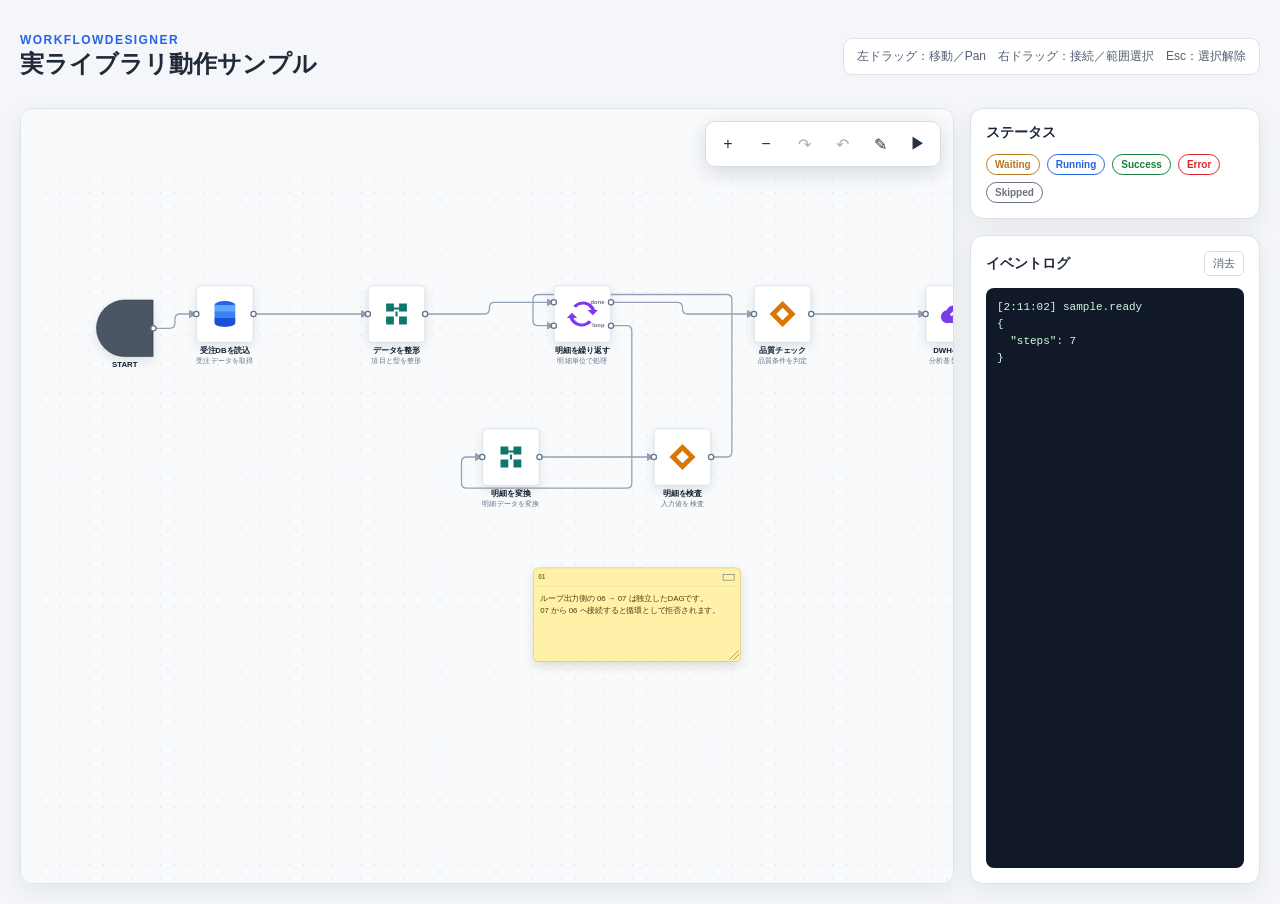
<file: sample/index.html>
<!doctype html>
<html lang="ja">
<head>
  <meta charset="utf-8">
  <meta name="viewport" content="width=device-width, initial-scale=1">
  <title>WorkflowDesigner 実ライブラリサンプル</title>
  <link rel="stylesheet" href="./sample.css">
  <link rel="stylesheet" href="../src/workflow_designer.css">
</head>
<body>
  <header class="sample-header">
    <div>
      <p class="sample-kicker">WorkflowDesigner</p>
      <h1>実ライブラリ動作サンプル</h1>
    </div>
    <div class="sample-help">
      左ドラッグ：移動／Pan　右ドラッグ：接続／範囲選択　Esc：選択解除
    </div>
  </header>

  <main class="sample-layout">
    <section class="designer-card" aria-label="ワークフローデザイナーサンプル">
      <div id="workflow-root"></div>
    </section>

    <aside class="sample-sidebar">
      <section class="side-card">
        <h2>ステータス</h2>
        <div class="status-legend">
          <span data-legend="waiting">Waiting</span>
          <span data-legend="running">Running</span>
          <span data-legend="success">Success</span>
          <span data-legend="error">Error</span>
          <span data-legend="skipped">Skipped</span>
        </div>
      </section>

      <section class="side-card side-card--grow">
        <div class="side-card__title-row">
          <h2>イベントログ</h2>
          <button id="clear-log" type="button">消去</button>
        </div>
        <pre id="event-log" aria-live="polite"></pre>
      </section>
    </aside>
  </main>

  <script src="../src/workflow_designer.js"></script>
  <script src="./sample_app.js"></script>
</body>
</html>
</file>
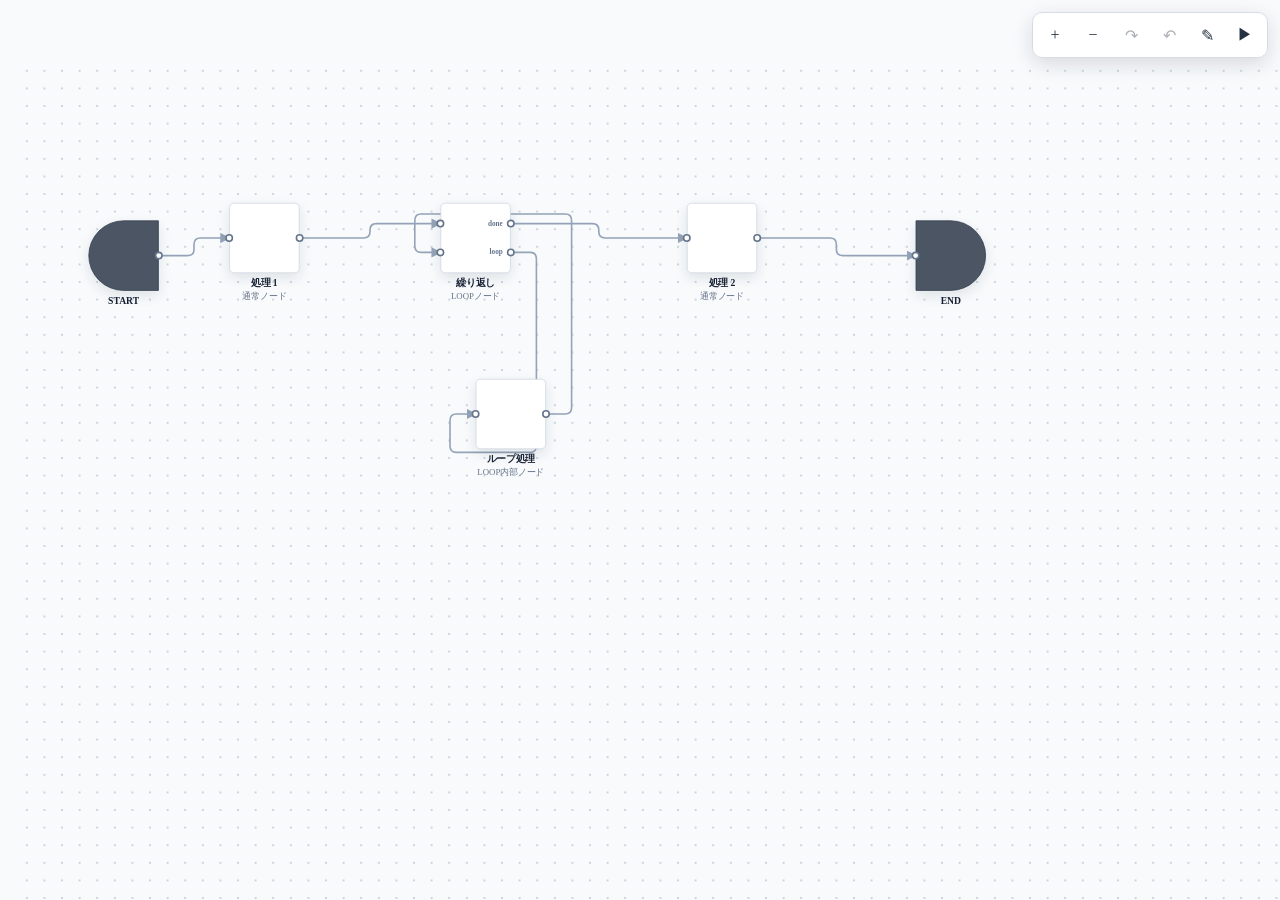
<file: sample/minimal.html>
<!doctype html>
<html lang="ja">
<head>
  <meta charset="utf-8">
  <meta name="viewport" content="width=device-width, initial-scale=1">
  <title>WorkflowDesigner 最小構成</title>
  <link rel="stylesheet" href="../src/workflow_designer.css">
  <link rel="stylesheet" href="./minimal.css">
</head>
<body>
  <div id="workflow-root"></div>

  <script src="../src/workflow_designer.js"></script>
  <script src="./minimal.js"></script>
</body>
</html>
</file>
<file: sample/sample.css>
* {
  box-sizing: border-box;
}

html,
body {
  min-width: 1040px;
  min-height: 760px;
  margin: 0;
  background: #f4f6f9;
  color: #1f2937;
  font-family: Inter, "Noto Sans JP", "Yu Gothic UI", sans-serif;
}

body {
  padding: 20px;
}

button {
  font: inherit;
}

.sample-header {
  display: flex;
  min-height: 72px;
  align-items: center;
  justify-content: space-between;
  gap: 24px;
  margin: 0 auto 16px;
  max-width: 1500px;
}

.sample-kicker {
  margin: 0 0 3px;
  color: #2563eb;
  font-size: 12px;
  font-weight: 800;
  letter-spacing: 0.12em;
  text-transform: uppercase;
}

.sample-header h1 {
  margin: 0;
  font-size: 24px;
  line-height: 1.2;
}

.sample-help {
  padding: 9px 13px;
  border: 1px solid #dbe2ea;
  border-radius: 9px;
  background: #fff;
  color: #526071;
  font-size: 12px;
  white-space: nowrap;
}

.sample-layout {
  display: grid;
  grid-template-columns: minmax(720px, 1fr) 290px;
  gap: 16px;
  max-width: 1500px;
  margin: 0 auto;
}

.designer-card,
.side-card {
  border: 1px solid #dce2e9;
  border-radius: 13px;
  background: #fff;
  box-shadow: 0 8px 24px rgba(31, 41, 55, 0.07);
}

.designer-card {
  min-width: 0;
  height: calc(100vh - 124px);
  min-height: 650px;
  overflow: hidden;
}

#workflow-root {
  width: 100%;
  height: 100%;
}


.sample-sidebar {
  display: flex;
  min-height: 0;
  flex-direction: column;
  gap: 16px;
}

.side-card {
  padding: 15px;
}

.side-card--grow {
  display: flex;
  min-height: 0;
  flex: 1;
  flex-direction: column;
}

.side-card h2 {
  margin: 0 0 12px;
  font-size: 14px;
}

.side-card__title-row {
  display: flex;
  align-items: center;
  justify-content: space-between;
}

.side-card__title-row h2 {
  margin: 0;
}

#clear-log {
  padding: 4px 8px;
  border: 1px solid #d7dee7;
  border-radius: 6px;
  background: #fff;
  color: #526071;
  cursor: pointer;
  font-size: 11px;
}

.status-legend {
  display: flex;
  flex-wrap: wrap;
  gap: 7px;
}

.status-legend span {
  padding: 4px 8px;
  border: 1px solid currentColor;
  border-radius: 999px;
  background: #fff;
  font-size: 10px;
  font-weight: 800;
}

.status-legend [data-legend="waiting"] { color: #b7791f; }
.status-legend [data-legend="running"] { color: #2563eb; }
.status-legend [data-legend="success"] { color: #15803d; }
.status-legend [data-legend="error"] { color: #dc2626; }
.status-legend [data-legend="skipped"] { color: #6b7280; }

#event-log {
  min-height: 0;
  flex: 1;
  margin: 12px 0 0;
  overflow: auto;
  padding: 11px;
  border-radius: 8px;
  background: #111827;
  color: #d1fae5;
  font: 11px/1.55 Consolas, "SFMono-Regular", monospace;
  white-space: pre-wrap;
}

@media (max-width: 1180px) {
  .sample-layout {
    grid-template-columns: minmax(700px, 1fr) 250px;
  }
}

/* Author styles must not override the native hidden state. */
[hidden] {
  display: none !important;
}
</file>
<file: src/workflow_designer.css>
/* WorkflowDesigner core layout and interaction styles. */
.zwd,
.zwd *,
.zwd *::before,
.zwd *::after {
  box-sizing: border-box;
}

.zwd button {
  font: inherit;
}

.zwd [hidden] {
  display: none !important;
}

.zwd,
.zwd-viewport {
  width: 100%;
  height: 100%;
}

.zwd {
  overflow: hidden;
  background: #f8fafc;
  color: #334155;
}

.zwd-viewport {
  overflow: hidden;
  cursor: grab;
  touch-action: none;
  background-color: #f8fafc;
}

.zwd-viewport:active {
  cursor: grabbing;
}

.zwd-world {
  position: absolute;
  top: 0;
  left: 0;
  transform-origin: 0 0;
}

.zwd[data-node-grid="enabled"] .zwd-world {
  background-image: radial-gradient(circle, #cbd5e1 1px, transparent 1px);
  background-size: var(--zwd-grid-size) var(--zwd-grid-size);
  background-position: var(--zwd-grid-origin-x) var(--zwd-grid-origin-y);
}

.zwd-layer {
  position: absolute;
  top: 0;
  left: 0;
}

.zwd-layer--frames {
  z-index: 1;
  pointer-events: none;
}

.zwd-layer--edges {
  z-index: 2;
  overflow: visible;
  pointer-events: none;
}

.zwd-layer--nodes {
  z-index: 3;
  pointer-events: none;
}

.zwd-layer--notes {
  z-index: 0;
  pointer-events: none;
}

.zwd[data-annotation-mode="active"] .zwd-layer--notes {
  z-index: 5;
}

.zwd-node {
  cursor: grab;
  pointer-events: auto;
  user-select: none;
}

.zwd-node:active {
  cursor: grabbing;
}

.zwd-node--step:hover .zwd-node__visual {
  border-color: #94a3b8;
}

.zwd-node--unassigned-start {
  display: flex;
  align-items: center;
  justify-content: center;
  padding: 0;
  border: 1px solid #cfd8e3;
  border-radius: 999px;
  background: #fff;
  box-shadow: 0 6px 16px rgba(30, 41, 59, 0.11);
  font-size: 12px;
  font-weight: 800;
  letter-spacing: 0.06em;
}

.zwd-node--step[data-selected="true"] {
  outline: none;
}

.zwd-node--step[data-selected="true"] .zwd-node__visual,
.zwd-node--start[data-selected="true"] .zwd-node__visual,
.zwd-node--end[data-selected="true"] .zwd-node__visual {
  outline: 3px solid rgba(37, 99, 235, 0.28);
  outline-offset: 3px;
}

.zwd-node--unassigned-start[data-selected="true"] {
  outline: 3px solid rgba(37, 99, 235, 0.28);
  outline-offset: 3px;
}

.zwd-edge__line,
.zwd-connection-preview {
  fill: none;
  stroke: #94a3b8;
  stroke-linecap: round;
  stroke-width: 2;
}

.zwd-edge__hit {
  fill: none;
  stroke: transparent;
  stroke-width: 18;
  pointer-events: stroke;
}

.zwd-edge[data-selected="true"] .zwd-edge__line {
  stroke: #2563eb;
  stroke-width: 3;
}

.zwd-arrow {
  fill: #94a3b8;
}

.zwd-connection-preview {
  stroke: #2563eb;
  stroke-dasharray: 7 5;
}

.zwd-note {
  position: absolute;
  display: grid;
  grid-template-rows: 28px 1fr;
  overflow: hidden;
  border: 1px solid rgba(120, 90, 20, 0.25);
  border-radius: 8px;
  background: var(--zwd-note-color, #fff2a8);
  box-shadow: 0 7px 16px rgba(71, 54, 14, 0.14);
  pointer-events: auto;
}

.zwd[data-annotation-mode="active"] .zwd-note {
  pointer-events: auto;
}

.zwd-note[data-selected="true"] {
  outline: 3px solid rgba(37, 99, 235, 0.28);
  outline-offset: 2px;
}

.zwd-note__header {
  display: flex;
  align-items: center;
  justify-content: space-between;
  padding: 4px 7px;
  border-bottom: 1px solid rgba(120, 90, 20, 0.15);
  cursor: grab;
}

.zwd-note__id {
  color: rgba(71, 54, 14, 0.68);
  font-size: 10px;
  font-weight: 800;
}

.zwd-note__color {
  width: 22px;
  height: 18px;
  padding: 0;
  border: 0;
  background: transparent;
}

.zwd-note__body {
  overflow: auto;
  padding: 10px;
  color: #4b3d12;
  font-size: 12px;
  line-height: 1.5;
  white-space: pre-wrap;
}

.zwd-note__resize {
  position: absolute;
  right: 2px;
  bottom: 2px;
  width: 16px;
  height: 16px;
  border: 0;
  background: linear-gradient(135deg, transparent 48%, rgba(71, 54, 14, 0.38) 49% 56%, transparent 57% 68%, rgba(71, 54, 14, 0.38) 69% 76%, transparent 77%);
  cursor: nwse-resize;
}

.zwd-node__validation {
  position: absolute;
  right: -8px;
  bottom: -8px;
  display: grid;
  width: 21px;
  height: 21px;
  place-items: center;
  border-radius: 999px;
  background: #dc2626;
  color: #fff;
  font-size: 12px;
  font-weight: 900;
}

.zwd-context-menu {
  position: absolute;
  z-index: 50;
  min-width: 150px;
  overflow: hidden;
  padding: 5px;
  border: 1px solid #d7dee7;
  border-radius: 9px;
  background: #fff;
  box-shadow: 0 12px 28px rgba(15, 23, 42, 0.18);
}

.zwd-context-menu__item {
  display: block;
  width: 100%;
  padding: 8px 10px;
  border: 0;
  border-radius: 6px;
  background: transparent;
  color: #273449;
  text-align: left;
  cursor: pointer;
}

.zwd-context-menu__item:hover {
  background: #eef2f7;
}

.zwd-context-menu__item[data-context-value] {
  display: flex;
  align-items: center;
  gap: 8px;
}

.zwd-context-menu__item[data-context-value]::before {
  width: 16px;
  height: 16px;
  flex: none;
  border: 1px solid rgba(15, 23, 42, 0.22);
  border-radius: 4px;
  background: var(--zwd-context-value, transparent);
  content: "";
}

.zwd-message {
  position: absolute;
  bottom: 16px;
  left: 50%;
  z-index: 55;
  max-width: 520px;
  padding: 9px 13px;
  transform: translateX(-50%);
  border-radius: 8px;
  background: #172033;
  color: #fff;
  box-shadow: 0 8px 22px rgba(15, 23, 42, 0.2);
  font-size: 12px;
}

.zwd-message[data-level="error"] {
  background: #b91c1c;
}

.zwd-selection-box {
  z-index: 20;
  color: #2563eb;
}

.zwd-tool:disabled {
  opacity: 0.38;
  cursor: default;
}

.zwd {
  --zwd-toolbar-bg: rgba(255, 255, 255, 0.96);
  --zwd-toolbar-border: #d7dce3;
  --zwd-toolbar-shadow: 0 6px 20px rgba(20, 28, 40, 0.14);
  --zwd-tool-fg: #263142;
  --zwd-tool-hover-bg: #eef2f7;
  --zwd-status-waiting: #b7791f;
  --zwd-status-running: #2563eb;
  --zwd-status-success: #15803d;
  --zwd-status-error: #dc2626;
  --zwd-status-skipped: #6b7280;
  --zwd-status-bg: #ffffff;
  --zwd-node-visual-size: 88px;
  --zwd-node-width: 132px;
  --zwd-node-height: 132px;
  --zwd-node-visual-offset-x: 22px;
  --zwd-node-visual-center-y: 44px;
  --zwd-node-icon-size: 48px;
  --zwd-node-loop-upper-y: 26px;
  --zwd-node-loop-lower-y: 62px;
  --zwd-grid-origin-x: 0px;
  --zwd-grid-origin-y: 0px;
}

.zwd {
  position: relative;
}

.zwd-toolbar {
  position: absolute;
  top: 12px;
  right: 12px;
  z-index: 30;
  display: flex;
  align-items: center;
  gap: 4px;
  padding: 5px;
  border: 1px solid var(--zwd-toolbar-border);
  border-radius: 10px;
  background: var(--zwd-toolbar-bg);
  box-shadow: var(--zwd-toolbar-shadow);
  backdrop-filter: blur(8px);
}

.zwd-tool {
  display: inline-grid;
  width: 34px;
  height: 34px;
  place-items: center;
  padding: 0;
  border: 0;
  border-radius: 7px;
  background: transparent;
  color: var(--zwd-tool-fg);
  font: inherit;
  font-size: 17px;
  line-height: 1;
  cursor: pointer;
}

.zwd-tool:hover,
.zwd-tool:focus-visible {
  background: var(--zwd-tool-hover-bg);
  outline: none;
}

.zwd-tool:focus-visible {
  box-shadow: 0 0 0 2px color-mix(in srgb, var(--zwd-status-running) 40%, transparent);
}

.zwd-node {
  position: absolute;
}

.zwd-node--step {
  display: block;
  align-items: initial;
  padding: 0;
  border: 0;
  border-radius: 0;
  background: transparent;
  box-shadow: none;
  text-align: center;
}

.zwd-node--start,
.zwd-node--end {
  display: block;
  padding: 0;
  border: 0;
  border-radius: 0;
  background: transparent;
  box-shadow: none;
  text-align: center;
}

.zwd-node--start .zwd-node__content,
.zwd-node--end .zwd-node__content {
  display: flex;
  width: 100%;
  height: 100%;
  flex-direction: column;
  align-items: center;
}

.zwd-node--step .zwd-node__content {
  display: flex;
  width: 100%;
  height: 100%;
  flex-direction: column;
  align-items: center;
}

.zwd-node__visual {
  position: relative;
  display: grid;
  width: var(--zwd-node-visual-size);
  height: var(--zwd-node-visual-size);
  flex: 0 0 var(--zwd-node-visual-size);
  place-items: center;
  border: 1px solid #cfd8e3;
  border-radius: 6px;
  background: #ffffff;
  box-shadow: 0 6px 16px rgba(30, 41, 59, 0.11);
}

.zwd-node--start .zwd-node__visual {
  border-color: #374151;
  border-radius: 999px 0 0 999px;
  background: #4b5563;
}

.zwd-node--end .zwd-node__visual {
  border-color: #374151;
  border-radius: 0 999px 999px 0;
  background: #4b5563;
}

.zwd-node__icon {
  display: inline-flex;
  width: var(--zwd-node-icon-size);
  height: var(--zwd-node-icon-size);
  align-items: center;
  justify-content: center;
  overflow: hidden;
}

.zwd-node__icon[hidden],
.zwd-node__description[hidden] {
  display: none;
}

.zwd-node__icon > img,
.zwd-node__icon > svg {
  display: block;
  width: 100%;
  height: 100%;
  object-fit: contain;
}

.zwd-node--step .zwd-node__label,
.zwd-node--start .zwd-node__label,
.zwd-node--end .zwd-node__label {
  width: 100%;
  margin-top: 4px;
  overflow: hidden;
  color: #172033;
  font-size: 12px;
  font-weight: 750;
  line-height: 16px;
  text-overflow: ellipsis;
  white-space: nowrap;
}

.zwd-node__description {
  width: 100%;
  margin-top: 1px;
  overflow: hidden;
  color: #64748b;
  font-size: 11px;
  line-height: 15px;
  text-overflow: ellipsis;
  white-space: nowrap;
}

.zwd-node__status {
  position: absolute;
  top: -8px;
  right: 13px;
  z-index: 2;
  padding: 2px 7px;
  border: 1px solid currentColor;
  border-radius: 999px;
  background: var(--zwd-status-bg);
  font-size: 11px;
  font-weight: 700;
  line-height: 1.4;
  white-space: nowrap;
}

.zwd-node:not(.zwd-node--step) .zwd-node__status {
  right: 8px;
}

.zwd-node__validation {
  position: absolute;
  top: calc(var(--zwd-node-visual-size) - 16px);
  right: 11px;
  bottom: auto;
  z-index: 3;
}

.zwd-node:not(.zwd-node--step) .zwd-node__validation {
  top: auto;
  right: -8px;
  bottom: -8px;
}

.zwd-node[data-run-status="idle"] .zwd-node__status {
  display: none;
}

.zwd-node--step[data-run-status="waiting"] .zwd-node__visual,
.zwd-node--start[data-run-status="waiting"] .zwd-node__visual,
.zwd-node--end[data-run-status="waiting"] .zwd-node__visual,
.zwd-node--unassigned-start[data-run-status="waiting"] {
  border-color: var(--zwd-status-waiting);
  box-shadow: 0 0 0 2px color-mix(in srgb, var(--zwd-status-waiting) 20%, transparent);
}

.zwd-node[data-run-status="waiting"] .zwd-node__status {
  color: var(--zwd-status-waiting);
  animation: zwd-waiting-pulse 1.5s ease-in-out infinite;
}

.zwd-node--step[data-run-status="running"] .zwd-node__visual,
.zwd-node--start[data-run-status="running"] .zwd-node__visual,
.zwd-node--end[data-run-status="running"] .zwd-node__visual,
.zwd-node--unassigned-start[data-run-status="running"] {
  border-color: var(--zwd-status-running);
  box-shadow: 0 0 0 2px color-mix(in srgb, var(--zwd-status-running) 24%, transparent);
  animation: zwd-running-pulse 1.1s ease-in-out infinite;
}

.zwd-node[data-run-status="running"] .zwd-node__status {
  color: var(--zwd-status-running);
}

.zwd-node--step[data-run-status="success"] .zwd-node__visual,
.zwd-node--start[data-run-status="success"] .zwd-node__visual,
.zwd-node--end[data-run-status="success"] .zwd-node__visual,
.zwd-node--unassigned-start[data-run-status="success"] {
  border-color: var(--zwd-status-success);
  box-shadow: 0 0 0 2px color-mix(in srgb, var(--zwd-status-success) 18%, transparent);
}

.zwd-node[data-run-status="success"] .zwd-node__status {
  color: var(--zwd-status-success);
}

.zwd-node--step[data-run-status="error"] .zwd-node__visual,
.zwd-node--start[data-run-status="error"] .zwd-node__visual,
.zwd-node--end[data-run-status="error"] .zwd-node__visual,
.zwd-node--unassigned-start[data-run-status="error"] {
  border-color: var(--zwd-status-error);
  box-shadow: 0 0 0 2px color-mix(in srgb, var(--zwd-status-error) 22%, transparent);
}

.zwd-node[data-run-status="error"] .zwd-node__status {
  color: var(--zwd-status-error);
}

.zwd-node[data-run-status="skipped"] {
  opacity: 0.72;
}

.zwd-node--step[data-run-status="skipped"] .zwd-node__visual,
.zwd-node--start[data-run-status="skipped"] .zwd-node__visual,
.zwd-node--end[data-run-status="skipped"] .zwd-node__visual,
.zwd-node--unassigned-start[data-run-status="skipped"] {
  border-color: var(--zwd-status-skipped);
}

.zwd-node[data-run-status="skipped"] .zwd-node__status {
  color: var(--zwd-status-skipped);
}

.zwd-node--step[data-validation-level="warning"] .zwd-node__visual,
.zwd-node--step[data-validation-level="error"] .zwd-node__visual,
.zwd-node--start[data-validation-level="warning"] .zwd-node__visual,
.zwd-node--start[data-validation-level="error"] .zwd-node__visual,
.zwd-node--end[data-validation-level="warning"] .zwd-node__visual,
.zwd-node--end[data-validation-level="error"] .zwd-node__visual,
.zwd-node--unassigned-start[data-validation-level="warning"],
.zwd-node--unassigned-start[data-validation-level="error"] {
  outline-offset: 2px;
}

.zwd-node--step[data-validation-level="warning"] .zwd-node__visual,
.zwd-node--start[data-validation-level="warning"] .zwd-node__visual,
.zwd-node--end[data-validation-level="warning"] .zwd-node__visual,
.zwd-node--unassigned-start[data-validation-level="warning"] {
  outline: 2px solid #d97706;
}

.zwd-node--step[data-validation-level="error"] .zwd-node__visual,
.zwd-node--start[data-validation-level="error"] .zwd-node__visual,
.zwd-node--end[data-validation-level="error"] .zwd-node__visual,
.zwd-node--unassigned-start[data-validation-level="error"] {
  outline: 2px solid var(--zwd-status-error);
}

@keyframes zwd-waiting-pulse {
  0%, 100% { opacity: 0.72; transform: translateY(0); }
  50% { opacity: 1; transform: translateY(-1px); }
}

@keyframes zwd-running-pulse {
  0%, 100% {
    box-shadow: 0 0 0 2px color-mix(in srgb, var(--zwd-status-running) 22%, transparent);
  }
  50% {
    box-shadow: 0 0 0 5px color-mix(in srgb, var(--zwd-status-running) 10%, transparent);
  }
}

@media (prefers-reduced-motion: reduce) {
  .zwd-node[data-run-status="waiting"] .zwd-node__status,
  .zwd-node--step[data-run-status="running"] .zwd-node__visual,
  .zwd-node--start[data-run-status="running"] .zwd-node__visual,
  .zwd-node--end[data-run-status="running"] .zwd-node__visual,
  .zwd-node--unassigned-start[data-run-status="running"] {
    animation: none;
  }
}

.zwd-node__ports {
  position: absolute;
  inset: 0;
  z-index: 4;
  overflow: visible;
  pointer-events: none;
}

.zwd-node__port {
  position: absolute;
  display: block;
  width: 10px;
  height: 10px;
  box-sizing: border-box;
  border: 2px solid #64748b;
  border-radius: 50%;
  background: #ffffff;
  pointer-events: auto;
}

.zwd-node--step .zwd-node__port--in {
  top: calc(var(--zwd-node-visual-center-y) - 5px);
  left: calc(var(--zwd-node-visual-offset-x) - 5px);
}

.zwd-node--step .zwd-node__port--enter {
  top: calc(var(--zwd-node-loop-upper-y) - 5px);
  left: calc(var(--zwd-node-visual-offset-x) - 5px);
}

.zwd-node--step .zwd-node__port--return {
  top: calc(var(--zwd-node-loop-lower-y) - 5px);
  left: calc(var(--zwd-node-visual-offset-x) - 5px);
}

.zwd-node--step .zwd-node__port--out {
  top: calc(var(--zwd-node-visual-center-y) - 5px);
  left: calc(var(--zwd-node-visual-offset-x) + var(--zwd-node-visual-size) - 5px);
}

.zwd-node--step .zwd-node__port--done {
  top: calc(var(--zwd-node-loop-upper-y) - 5px);
  left: calc(var(--zwd-node-visual-offset-x) + var(--zwd-node-visual-size) - 5px);
}

.zwd-node--step .zwd-node__port--loop {
  top: calc(var(--zwd-node-loop-lower-y) - 5px);
  left: calc(var(--zwd-node-visual-offset-x) + var(--zwd-node-visual-size) - 5px);
}

.zwd-node:not(.zwd-node--step):not(.zwd-node--start):not(.zwd-node--end) .zwd-node__port--in {
  top: 50%;
  left: -5px;
  transform: translateY(-50%);
}

.zwd-node:not(.zwd-node--step):not(.zwd-node--start):not(.zwd-node--end) .zwd-node__port--out {
  top: 50%;
  right: -5px;
  transform: translateY(-50%);
}

.zwd-node--end .zwd-node__port--in {
  top: calc(var(--zwd-node-visual-center-y) - 5px);
  right: auto;
  left: calc(var(--zwd-node-visual-offset-x) - 5px);
  transform: none;
}

.zwd-node--start .zwd-node__port--out {
  top: calc(var(--zwd-node-visual-center-y) - 5px);
  right: auto;
  left: calc(var(--zwd-node-visual-offset-x) + var(--zwd-node-visual-size) - 5px);
  transform: none;
}

.zwd-node__port-label {
  position: absolute;
  top: 50%;
  right: 13px;
  min-width: 28px;
  color: #64748b;
  font-size: 9px;
  font-weight: 650;
  line-height: 1;
  text-align: right;
  transform: translateY(-50%);
  white-space: nowrap;
}

.zwd-node--step[data-selected="true"] .zwd-node__port,
.zwd-node__port:hover {
  border-color: #2563eb;
}
</file>
<file: sample/minimal.css>
html,
body {
  width: 100%;
  height: 100%;
  margin: 0;
}

#workflow-root {
  width: 100%;
  height: 100vh;
}
</file>
